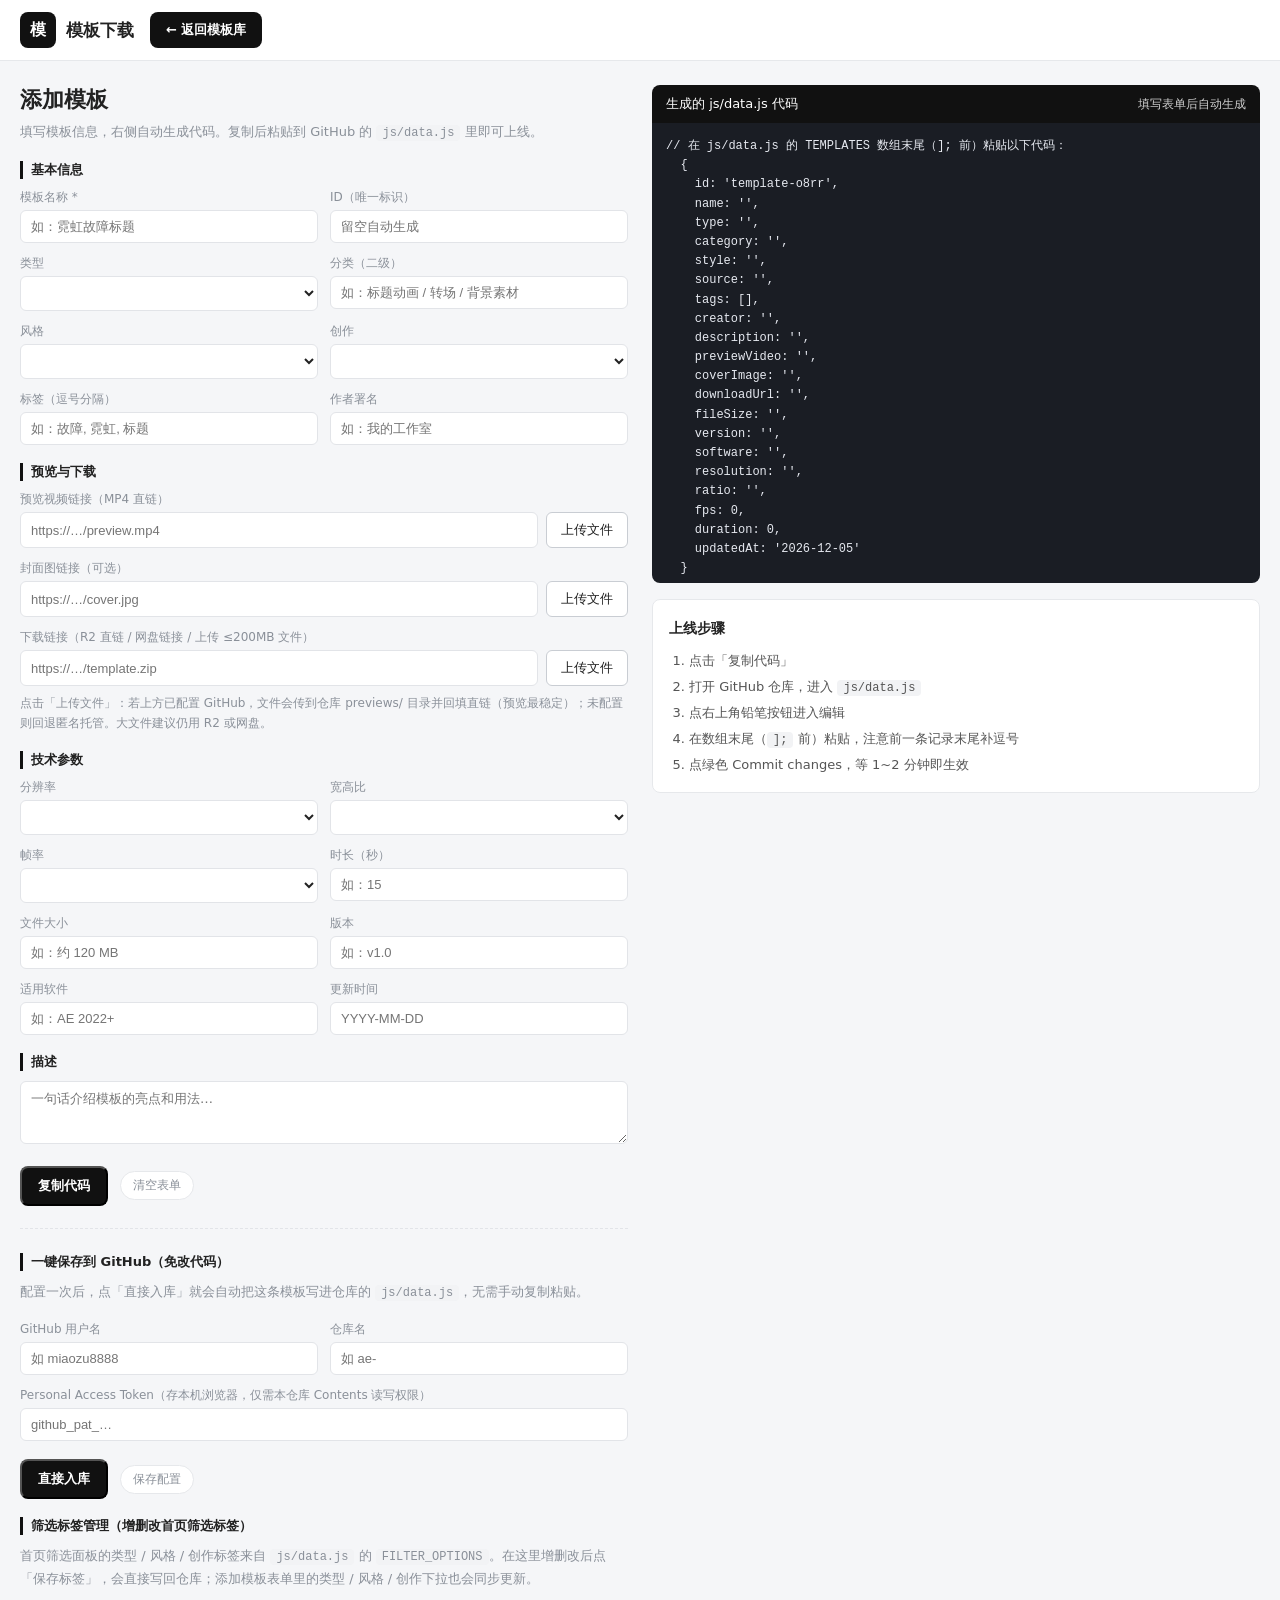
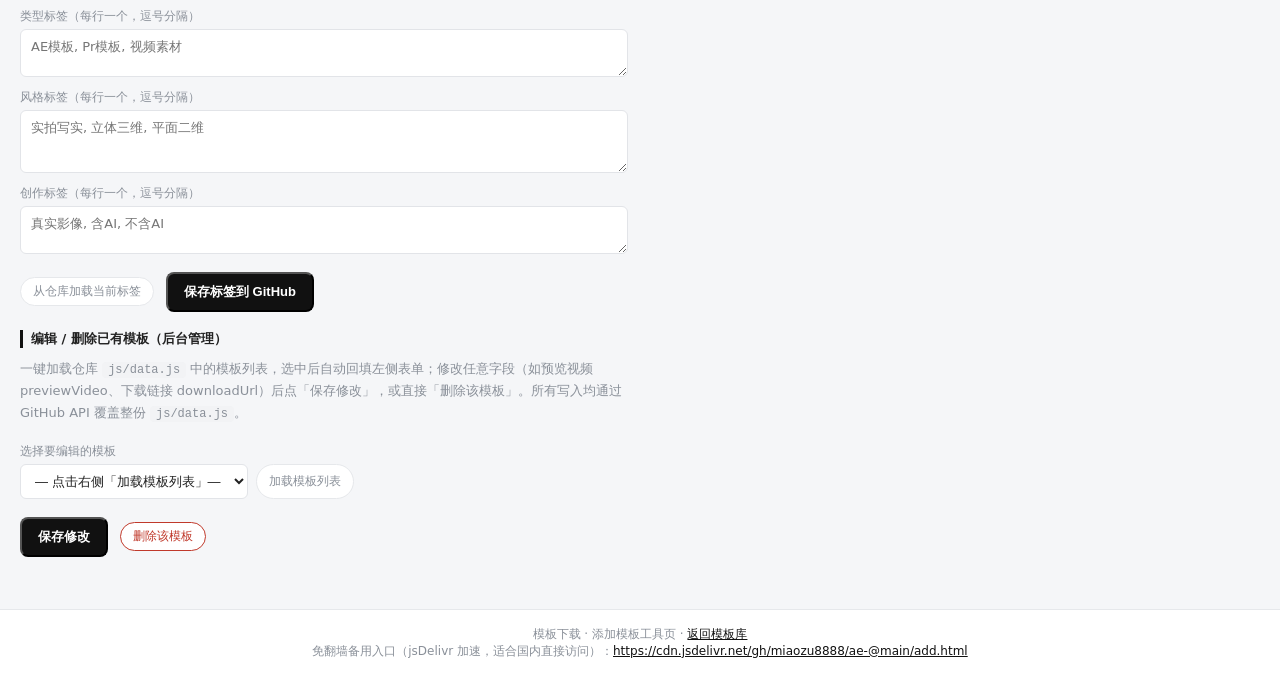
<file: add.html>
﻿<!DOCTYPE html>
<html lang="zh-CN">
<head>
  <meta charset="UTF-8" />
  <meta name="viewport" content="width=device-width, initial-scale=1.0" />
  <title>添加模板 · 模板下载</title>
  <link rel="stylesheet" href="css/style.css" />
  <link rel="stylesheet" href="css/add.css" />
</head>
<body>
  <header class="topbar">
    <div class="topbar-inner">
      <div class="brand">
        <span class="brand-mark">模</span>
        <span class="brand-name">模板下载</span>
      </div>
      <div class="topbar-actions">
        <a class="add-btn" href="index.html">← 返回模板库</a>
      </div>
    </div>
  </header>

  <main class="add-main">
    <div class="add-col form-col">
      <h1 class="page-title">添加模板</h1>
      <p class="page-desc">填写模板信息，右侧自动生成代码。复制后粘贴到 GitHub 的 <code>js/data.js</code> 里即可上线。</p>

      <div class="form-section">基本信息</div>
      <div class="form-grid">
        <label class="field">
          <span>模板名称 *</span>
          <input type="text" id="f-name" placeholder="如：霓虹故障标题" />
        </label>
        <label class="field">
          <span>ID（唯一标识）</span>
          <input type="text" id="f-id" placeholder="留空自动生成" />
        </label>
        <label class="field">
          <span>类型</span>
          <select id="f-type">
            <option>AE模板</option><option>Pr模板</option><option>视频素材</option><option>C4D模型</option><option>FCP模板</option><option>3dMax模型</option><option>其他</option>
          </select>
        </label>
        <label class="field">
          <span>分类（二级）</span>
          <input type="text" id="f-category" placeholder="如：标题动画 / 转场 / 背景素材" />
        </label>
        <label class="field">
          <span>风格</span>
          <select id="f-style">
            <option>实拍写实</option><option>立体三维</option><option>平面二维</option><option>抽象光影</option><option>故障风</option><option>霓虹赛博</option><option>粒子光效</option><option>简约卡通风</option>
          </select>
        </label>
        <label class="field">
          <span>创作</span>
          <select id="f-source">
            <option>真实影像</option><option>含AI</option><option>不含AI</option>
          </select>
        </label>
        <label class="field">
          <span>标签（逗号分隔）</span>
          <input type="text" id="f-tags" placeholder="如：故障, 霓虹, 标题" />
        </label>
        <label class="field">
          <span>作者署名</span>
          <input type="text" id="f-creator" placeholder="如：我的工作室" />
        </label>
      </div>

      <div class="form-section">预览与下载</div>
      <div class="form-grid">
        <label class="field span-2">
          <span>预览视频链接（MP4 直链）</span>
          <div class="input-row">
            <input type="text" id="f-previewVideo" placeholder="https://…/preview.mp4" />
            <button type="button" class="upload-btn" data-target="f-previewVideo" data-accept="video/*">上传文件</button>
          </div>
        </label>
        <label class="field span-2">
          <span>封面图链接（可选）</span>
          <div class="input-row">
            <input type="text" id="f-coverImage" placeholder="https://…/cover.jpg" />
            <button type="button" class="upload-btn" data-target="f-coverImage" data-accept="image/*">上传文件</button>
          </div>
        </label>
        <label class="field span-2">
          <span>下载链接（R2 直链 / 网盘链接 / 上传 ≤200MB 文件）</span>
          <div class="input-row">
            <input type="text" id="f-downloadUrl" placeholder="https://…/template.zip" />
            <button type="button" class="upload-btn" data-target="f-downloadUrl" data-accept=".zip,.rar,.7z,.aep,.prproj">上传文件</button>
          </div>
        </label>
      </div>
      <div class="upload-hint">点击「上传文件」：若上方已配置 GitHub，文件会传到仓库 previews/ 目录并回填直链（预览最稳定）；未配置则回退匿名托管。大文件建议仍用 R2 或网盘。</div>

      <div class="form-section">技术参数</div>
      <div class="form-grid">
        <label class="field">
          <span>分辨率</span>
          <select id="f-resolution">
            <option>4K</option><option>1080P</option><option>720P</option>
          </select>
        </label>
        <label class="field">
          <span>宽高比</span>
          <select id="f-ratio">
            <option>16:9</option><option>9:16</option><option>1:1</option><option>4:3</option>
          </select>
        </label>
        <label class="field">
          <span>帧率</span>
          <select id="f-fps">
            <option>24</option><option>25</option><option>30</option><option>60</option>
          </select>
        </label>
        <label class="field">
          <span>时长（秒）</span>
          <input type="number" id="f-duration" min="0" placeholder="如：15" />
        </label>
        <label class="field">
          <span>文件大小</span>
          <input type="text" id="f-fileSize" placeholder="如：约 120 MB" />
        </label>
        <label class="field">
          <span>版本</span>
          <input type="text" id="f-version" placeholder="如：v1.0" />
        </label>
        <label class="field">
          <span>适用软件</span>
          <input type="text" id="f-software" placeholder="如：AE 2022+" />
        </label>
        <label class="field">
          <span>更新时间</span>
          <input type="text" id="f-updatedAt" placeholder="YYYY-MM-DD" />
        </label>
      </div>

      <div class="form-section">描述</div>
      <textarea id="f-description" class="field-textarea" rows="3" placeholder="一句话介绍模板的亮点和用法…"></textarea>

      <div class="form-actions">
        <button class="add-btn" id="btn-copy">复制代码</button>
        <button class="tool-btn" id="btn-clear">清空表单</button>
      </div>

      <div class="github-save">
        <div class="form-section">一键保存到 GitHub（免改代码）</div>
        <p class="page-desc">配置一次后，点「直接入库」就会自动把这条模板写进仓库的 <code>js/data.js</code>，无需手动复制粘贴。</p>
        <div class="form-grid">
          <label class="field">
            <span>GitHub 用户名</span>
            <input type="text" id="gh-owner" placeholder="如 miaozu8888" />
          </label>
          <label class="field">
            <span>仓库名</span>
            <input type="text" id="gh-repo" placeholder="如 ae-" />
          </label>
          <label class="field span-2">
            <span>Personal Access Token（存本机浏览器，仅需本仓库 Contents 读写权限）</span>
            <input type="password" id="gh-token" placeholder="github_pat_…" />
          </label>
        </div>
        <div class="form-actions">
          <button class="add-btn" id="btn-save-github">直接入库</button>
          <button class="tool-btn" id="btn-save-config">保存配置</button>
        </div>
        <div class="save-status" id="save-status"></div>
      </div>

      <div class="github-manage">
        <div class="form-section">筛选标签管理（增删改首页筛选标签）</div>
        <p class="page-desc">首页筛选面板的类型 / 风格 / 创作标签来自 <code>js/data.js</code> 的 <code>FILTER_OPTIONS</code>。在这里增删改后点「保存标签」，会直接写回仓库；添加模板表单里的类型 / 风格 / 创作下拉也会同步更新。</p>
        <div class="form-grid">
          <label class="field span-2">
            <span>类型标签（每行一个，逗号分隔）</span>
            <textarea id="fo-type" class="field-textarea" rows="2" placeholder="AE模板, Pr模板, 视频素材"></textarea>
          </label>
          <label class="field span-2">
            <span>风格标签（每行一个，逗号分隔）</span>
            <textarea id="fo-style" class="field-textarea" rows="3" placeholder="实拍写实, 立体三维, 平面二维"></textarea>
          </label>
          <label class="field span-2">
            <span>创作标签（每行一个，逗号分隔）</span>
            <textarea id="fo-source" class="field-textarea" rows="2" placeholder="真实影像, 含AI, 不含AI"></textarea>
          </label>
        </div>
        <div class="form-actions">
          <button class="tool-btn" id="btn-load-filter-options">从仓库加载当前标签</button>
          <button class="add-btn" id="btn-save-filter-options">保存标签到 GitHub</button>
        </div>
        <div class="save-status" id="filter-status"></div>
      </div>

      <div class="github-manage">
        <div class="form-section">编辑 / 删除已有模板（后台管理）</div>
        <p class="page-desc">一键加载仓库 <code>js/data.js</code> 中的模板列表，选中后自动回填左侧表单；修改任意字段（如预览视频 previewVideo、下载链接 downloadUrl）后点「保存修改」，或直接「删除该模板」。所有写入均通过 GitHub API 覆盖整份 <code>js/data.js</code>。</p>
        <div class="form-grid">
          <label class="field span-2">
            <span>选择要编辑的模板</span>
            <div class="input-row">
              <select id="tmpl-list">
                <option value="">— 点击右侧「加载模板列表」—</option>
              </select>
              <button type="button" class="tool-btn" id="btn-load-templates">加载模板列表</button>
            </div>
          </label>
        </div>
        <div class="form-actions">
          <button class="add-btn" id="btn-save-edit">保存修改</button>
          <button type="button" class="tool-btn" id="btn-delete-tmpl" style="color:#c0392b;border-color:#c0392b;">删除该模板</button>
        </div>
        <div class="save-status" id="manage-status"></div>
      </div>
    </div>

    <div class="add-col code-col">
      <div class="code-head">
        <span>生成的 js/data.js 代码</span>
        <span class="code-status" id="code-status"></span>
      </div>
      <pre id="code-output" class="code-output"></pre>

      <div class="usage-steps">
        <h3>上线步骤</h3>
        <ol>
          <li>点击「复制代码」</li>
          <li>打开 GitHub 仓库，进入 <code>js/data.js</code></li>
          <li>点右上角铅笔按钮进入编辑</li>
          <li>在数组末尾（<code>];</code> 前）粘贴，注意前一条记录末尾补逗号</li>
          <li>点绿色 Commit changes，等 1~2 分钟即生效</li>
        </ol>
      </div>
    </div>
  </main>

  <footer class="site-footer">
    <p>模板下载 · 添加模板工具页 · <a href="index.html">返回模板库</a></p>
    <p>免翻墙备用入口（jsDelivr 加速，适合国内直接访问）：<a href="https://cdn.jsdelivr.net/gh/miaozu8888/ae-@main/add.html" target="_blank" rel="noopener">https://cdn.jsdelivr.net/gh/miaozu8888/ae-@main/add.html</a></p>
  </footer>

  <script src="js/data.js"></script>
  <script src="js/add.js"></script>
</body>
</html>
</file>
<file: css/style.css>
/* =========================================================
 * AE 模板库 · 素材平台风格（白底黑高亮）
 * ========================================================= */

:root {
  --bg: #f5f6f8;
  --panel: #fff;
  --border: #e6e8eb;
  --text: #222;
  --text-dim: #8a9099;
  --ink: #111;
  --accent: #111;
  --accent-2: #444;
  --radius: 8px;
  --shadow: 0 2px 10px rgba(0, 0, 0, .06);
}

* { box-sizing: border-box; margin: 0; padding: 0; }

/* 保证 hidden 属性始终隐藏元素（防止被 display:flex 等规则覆盖导致弹窗常显） */
[hidden] { display: none !important; }

body {
  background: var(--bg);
  color: var(--text);
  font-family: "PingFang SC", "Microsoft YaHei", "Segoe UI", system-ui, sans-serif;
  min-height: 100vh;
}

a { color: inherit; text-decoration: none; }

/* ---------- Topbar ---------- */
.topbar {
  position: sticky;
  top: 0;
  z-index: 20;
  background: var(--panel);
  border-bottom: 1px solid var(--border);
}

.topbar-inner {
  max-width: 1320px;
  margin: 0 auto;
  padding: 12px 20px;
  display: flex;
  align-items: center;
  gap: 16px;
  flex-wrap: wrap;
}

.brand { display: flex; align-items: center; gap: 10px; }

.brand-mark {
  display: inline-flex;
  align-items: center;
  justify-content: center;
  width: 36px;
  height: 36px;
  border-radius: 8px;
  background: var(--ink);
  color: #fff;
  font-weight: 800;
  letter-spacing: 1px;
}

.brand-name { font-size: 17px; font-weight: 700; }

.search-input {
  flex: 1;
  min-width: 220px;
  padding: 9px 14px;
  border-radius: var(--radius);
  border: 1px solid var(--border);
  background: var(--bg);
  color: var(--text);
  font-size: 14px;
  outline: none;
  transition: border-color .2s;
}

.search-input:focus { border-color: var(--ink); background: #fff; }
.search-input::placeholder { color: var(--text-dim); }

.topbar-actions { display: flex; gap: 10px; align-items: center; }

.sort-select {
  padding: 9px 12px;
  border-radius: var(--radius);
  border: 1px solid var(--border);
  background: var(--panel);
  color: var(--text);
  font-size: 13px;
  outline: none;
  cursor: pointer;
}

.add-btn {
  display: inline-block;
  padding: 9px 16px;
  border-radius: var(--radius);
  background: var(--ink);
  color: #fff;
  font-size: 13px;
  font-weight: 600;
  cursor: pointer;
  transition: opacity .2s;
  white-space: nowrap;
}

.add-btn:hover { opacity: .82; }

/* ---------- Filter panel ---------- */
.filter-panel {
  background: var(--panel);
  border-bottom: 1px solid var(--border);
}

.filter-inner {
  max-width: 1320px;
  margin: 0 auto;
  padding: 10px 20px 12px;
}

.filter-row {
  display: flex;
  align-items: center;
  gap: 14px;
  padding: 6px 0;
  flex-wrap: wrap;
}

.filter-label {
  width: 44px;
  flex-shrink: 0;
  font-size: 13px;
  color: var(--text-dim);
}

.filter-tags { display: flex; gap: 8px; flex-wrap: wrap; align-items: center; }

.filter-tag {
  padding: 5px 14px;
  border-radius: 999px;
  background: #f2f3f5;
  color: #555;
  font-size: 13px;
  cursor: pointer;
  user-select: none;
  transition: all .15s;
  border: 1px solid transparent;
}

.filter-tag:hover { color: var(--ink); border-color: #d5d8dd; }

.filter-tag.active {
  background: var(--ink);
  color: #fff;
}

.adv-select {
  padding: 6px 10px;
  border-radius: 999px;
  border: 1px solid #e2e4e8;
  background: #fff;
  color: #555;
  font-size: 13px;
  outline: none;
  cursor: pointer;
}

.filter-tools {
  margin-left: auto;
  display: flex;
  gap: 10px;
  align-items: center;
}

.tool-btn {
  padding: 5px 12px;
  border-radius: 999px;
  border: 1px solid var(--border);
  background: #fff;
  color: var(--text-dim);
  font-size: 12px;
  cursor: pointer;
  transition: all .15s;
}

.tool-btn:hover { color: var(--ink); border-color: #b8bcc2; }

.filter-panel.collapsed .filter-row:not(:first-child) { display: none; }

/* ---------- Main ---------- */
.site-main {
  max-width: 1320px;
  margin: 0 auto;
  padding: 16px 20px 40px;
}

.stats-line { color: var(--text-dim); font-size: 13px; margin-bottom: 14px; }

.grid {
  display: grid;
  grid-template-columns: repeat(auto-fill, minmax(240px, 1fr));
  gap: 16px;
}

.card {
  background: var(--panel);
  border: 1px solid var(--border);
  border-radius: var(--radius);
  overflow: hidden;
  cursor: pointer;
  transition: transform .18s, box-shadow .18s;
  display: flex;
  flex-direction: column;
}

.card:hover {
  transform: translateY(-2px);
  box-shadow: 0 6px 20px rgba(0, 0, 0, .10);
}

.card-media {
  position: relative;
  aspect-ratio: 16 / 9;
  background: #0d0f14;
  overflow: hidden;
}

.card-media video,
.card-media img {
  width: 100%;
  height: 100%;
  object-fit: cover;
  display: block;
}

.media-placeholder {
  width: 100%;
  height: 100%;
  display: flex;
  align-items: center;
  justify-content: center;
  color: #6b7280;
  font-size: 12px;
  background: #f0f1f3;
}

.media-badge {
  position: absolute;
  top: 8px;
  left: 8px;
  padding: 2px 8px;
  border-radius: 4px;
  font-size: 11px;
  background: rgba(0, 0, 0, .7);
  color: #fff;
}

.media-badge.nodl { background: rgba(245, 166, 35, .9); }

.corner-badge {
  position: absolute;
  right: 8px;
  bottom: 8px;
  padding: 2px 8px;
  border-radius: 4px;
  font-size: 11px;
  background: rgba(0, 0, 0, .72);
  color: #fff;
  line-height: 1.4;
  text-align: right;
}

.card-body { padding: 10px 12px 12px; display: flex; flex-direction: column; gap: 6px; flex: 1; }

.card-title {
  font-size: 14px;
  font-weight: 600;
  line-height: 1.45;
  color: #222;
  display: -webkit-box;
  -webkit-line-clamp: 2;
  -webkit-box-orient: vertical;
  overflow: hidden;
}

.card-meta {
  display: flex;
  align-items: center;
  gap: 6px;
  font-size: 12px;
  color: var(--text-dim);
}

.card-meta .type-tag { color: var(--ink); font-weight: 600; }

.card-tags { display: flex; flex-wrap: wrap; gap: 6px; }

.tag {
  padding: 2px 8px;
  border-radius: 4px;
  font-size: 11px;
  background: #f2f3f5;
  color: #555;
}

.card-footer {
  margin-top: auto;
  display: flex;
  align-items: center;
  justify-content: space-between;
  padding-top: 4px;
}

.download-btn {
  padding: 5px 14px;
  border-radius: 6px;
  font-size: 12px;
  background: var(--ink);
  color: #fff;
  transition: opacity .2s;
}

.download-btn:hover { opacity: .82; }
.download-btn.disabled { background: #d0d3d8; pointer-events: none; }

/* ---------- Empty ---------- */
.empty-state {
  text-align: center;
  padding: 60px 0;
  color: var(--text-dim);
}

.empty-icon { font-size: 40px; margin-bottom: 10px; }
.empty-state .add-btn { margin-top: 14px; }

/* ---------- Modal ---------- */
.modal-mask {
  position: fixed;
  inset: 0;
  background: rgba(0, 0, 0, .55);
  z-index: 100;
  display: flex;
  align-items: center;
  justify-content: center;
  padding: 24px;
}

.modal {
  background: #fff;
  border-radius: 12px;
  max-width: 860px;
  width: 100%;
  max-height: 90vh;
  overflow: auto;
  position: relative;
  box-shadow: 0 12px 40px rgba(0, 0, 0, .2);
}

.modal-close {
  position: absolute;
  top: 12px;
  right: 12px;
  width: 34px;
  height: 34px;
  border-radius: 50%;
  border: none;
  background: rgba(0, 0, 0, .45);
  color: #fff;
  font-size: 18px;
  cursor: pointer;
  z-index: 2;
}

.modal-close:hover { background: rgba(0, 0, 0, .7); }

.modal-body { padding: 18px; }

.modal-video { width: 100%; aspect-ratio: 16 / 9; background: #000; border-radius: 8px; }

.modal-placeholder {
  width: 100%;
  aspect-ratio: 16 / 9;
  border-radius: 8px;
  display: flex;
  align-items: center;
  justify-content: center;
  background: #f0f1f3;
  color: var(--text-dim);
}

.modal-title { font-size: 20px; font-weight: 700; margin-top: 14px; }

.modal-desc { color: #555; font-size: 14px; line-height: 1.7; margin-top: 10px; }

.modal-info {
  display: grid;
  grid-template-columns: repeat(auto-fit, minmax(150px, 1fr));
  gap: 10px;
  margin-top: 14px;
  font-size: 13px;
  color: var(--text-dim);
}

.modal-info b { color: #222; font-weight: 600; }

.modal-download {
  display: inline-block;
  margin-top: 18px;
  padding: 10px 22px;
  border-radius: 8px;
  font-size: 14px;
  font-weight: 600;
  background: var(--ink);
  color: #fff;
}

.modal-download.disabled { background: #d0d3d8; pointer-events: none; }

.hint { margin-top: 10px; font-size: 12px; color: #d97706; }

/* ---------- Footer ---------- */
.site-footer {
  border-top: 1px solid var(--border);
  padding: 16px 20px;
  text-align: center;
  color: var(--text-dim);
  font-size: 12px;
  background: #fff;
}

.site-footer code {
  background: #f2f3f5;
  border-radius: 4px;
  padding: 1px 6px;
}

.site-footer a { color: var(--ink); text-decoration: underline; }

@media (max-width: 640px) {
  .topbar-inner { flex-direction: column; align-items: stretch; }
  .filter-tools { margin-left: 0; }
}
</file>
<file: css/add.css>
/* =========================================================
 * 添加模板工具页 · 独立样式
 * ========================================================= */

.add-main {
  max-width: 1280px;
  margin: 0 auto;
  padding: 24px 20px 40px;
  display: grid;
  grid-template-columns: 1fr 1fr;
  gap: 24px;
  align-items: start;
}

.add-col { min-width: 0; }

.page-title { font-size: 22px; font-weight: 700; }
.page-desc { color: #8a9099; font-size: 13px; margin: 6px 0 18px; line-height: 1.7; }
.page-desc code, .usage-steps code {
  background: #f2f3f5;
  border-radius: 4px;
  padding: 1px 6px;
  font-size: 12px;
}

.form-section {
  font-size: 13px;
  font-weight: 700;
  color: #222;
  margin: 18px 0 10px;
  padding-left: 8px;
  border-left: 3px solid #111;
}

.form-grid {
  display: grid;
  grid-template-columns: repeat(auto-fill, minmax(200px, 1fr));
  gap: 12px;
}

.field { display: flex; flex-direction: column; gap: 4px; }
.field.span-2 { grid-column: span 2; }

.field span { font-size: 12px; color: #8a9099; }

.field input, .field select, .field-textarea {
  padding: 8px 10px;
  border-radius: 6px;
  border: 1px solid #e2e4e8;
  background: #fff;
  color: #222;
  font-size: 13px;
  outline: none;
  transition: border-color .15s;
}

.field input:focus, .field select:focus, .field-textarea:focus { border-color: #111; }

.field-textarea {
  width: 100%;
  resize: vertical;
  font-family: inherit;
}

.form-actions {
  margin-top: 18px;
  display: flex;
  gap: 12px;
  align-items: center;
}

/* ---------- 上传按钮 ---------- */
.input-row { display: flex; gap: 8px; align-items: stretch; }
.input-row input { flex: 1; }

.upload-btn {
  padding: 8px 14px;
  border-radius: 6px;
  border: 1px solid #c9cdd3;
  background: #fff;
  color: #222;
  font-size: 13px;
  cursor: pointer;
  white-space: nowrap;
  transition: all .15s;
}

.upload-btn:hover { border-color: #111; color: #111; }
.upload-btn.uploading { opacity: .5; pointer-events: none; }

.upload-hint {
  margin-top: 8px;
  font-size: 12px;
  color: #8a9099;
  line-height: 1.6;
}

/* ---------- GitHub 一键保存 ---------- */
.github-save {
  margin-top: 22px;
  padding-top: 6px;
  border-top: 1px dashed #e2e4e8;
}

.save-status {
  margin-top: 12px;
  font-size: 13px;
  line-height: 1.7;
  color: #555;
  white-space: pre-wrap;
}

.save-status.ok { color: #1a7f37; }
.save-status.err { color: #c0392b; }

/* ---------- Code column ---------- */
.code-col {
  position: sticky;
  top: 74px;
}

.code-head {
  display: flex;
  justify-content: space-between;
  align-items: center;
  padding: 10px 14px;
  background: #111;
  color: #fff;
  font-size: 13px;
  border-radius: 8px 8px 0 0;
}

.code-status { font-size: 12px; opacity: .8; }

.code-output {
  background: #1a1d24;
  color: #e6e9f0;
  font-family: Consolas, "Courier New", monospace;
  font-size: 12px;
  line-height: 1.6;
  padding: 14px;
  max-height: 460px;
  overflow: auto;
  white-space: pre-wrap;
  word-break: break-all;
  border-radius: 0 0 8px 8px;
}

.code-output .hl-key { color: #ff79c6; }
.code-output .hl-str { color: #f1fa8c; }
.code-output .hl-num { color: #bd93f9; }

.usage-steps {
  margin-top: 16px;
  background: #fff;
  border: 1px solid #e6e8eb;
  border-radius: 8px;
  padding: 14px 16px;
  font-size: 13px;
  color: #555;
  line-height: 2;
}

.usage-steps h3 { font-size: 14px; color: #222; margin-bottom: 6px; }
.usage-steps ol { padding-left: 20px; }

@media (max-width: 900px) {
  .add-main { grid-template-columns: 1fr; }
  .code-col { position: static; }
}
</file>
